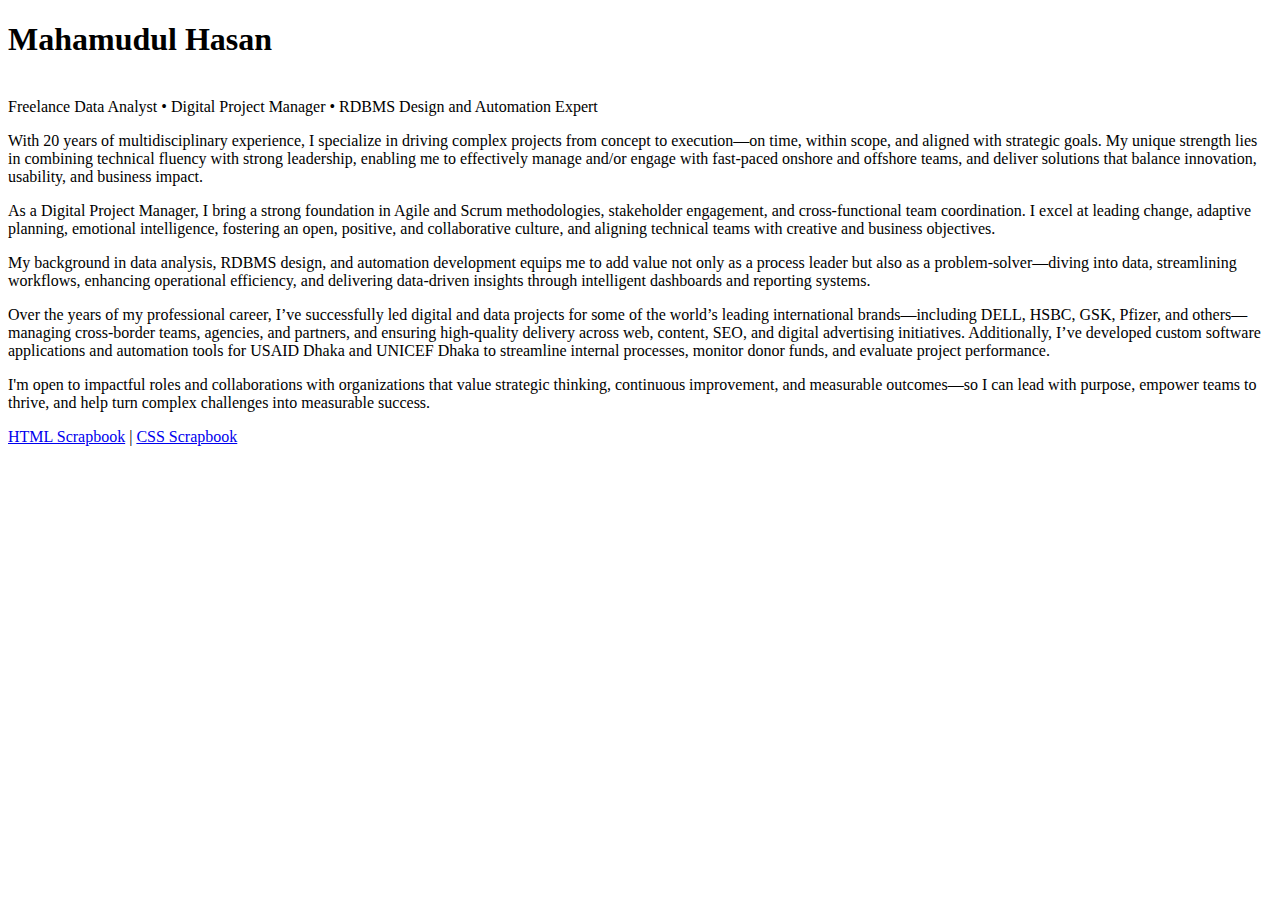
<file: index.html>
<!DOCTYPE html>
<html lang="en">
<head>
    <meta charset="UTF-8">
    <meta name="viewport" content="width=device-width, initial-scale=1.0">
    <title>Hasan's Bio</title>

    <link rel="icon" type="image/x-icon" href="images/htmltags.png">
    <link rel="stylesheet" href="bin/main.css">
</head>

<body>
    <header> 
        <h1>Mahamudul Hasan</h1>
    </header>

    <br>Freelance Data Analyst • Digital Project Manager • RDBMS Design and Automation Expert
    
    <p>
        With 20 years of multidisciplinary experience, I specialize in driving complex projects from concept to execution—on time, within scope, and aligned with strategic goals. My unique strength lies in combining technical fluency with strong leadership, enabling me to effectively manage and/or engage with fast-paced onshore and offshore teams, and deliver solutions that balance innovation, usability, and business impact.
    </p>
    <p>
        As a Digital Project Manager, I bring a strong foundation in Agile and Scrum methodologies, stakeholder engagement, and cross-functional team coordination. I excel at leading change, adaptive planning, emotional intelligence, fostering an open, positive, and collaborative culture, and aligning technical teams with creative and business objectives.
    </p>
    <p>
        My background in data analysis, RDBMS design, and automation development equips me to add value not only as a process leader but also as a problem-solver—diving into data, streamlining workflows, enhancing operational efficiency, and delivering data-driven insights through intelligent dashboards and reporting systems.
    </p>
    <p>
        Over the years of my professional career, I’ve successfully led digital and data projects for some of the world’s leading international brands—including DELL, HSBC, GSK, Pfizer, and others—managing cross-border teams, agencies, and partners, and ensuring high-quality delivery across web, content, SEO, and digital advertising initiatives. Additionally, I’ve developed custom software applications and automation tools for USAID Dhaka and UNICEF Dhaka to streamline internal processes, monitor donor funds, and evaluate project performance.
    </p>
    <p>
        I'm open to impactful roles and collaborations with organizations that value strategic thinking, continuous improvement, and measurable outcomes—so I can lead with purpose, empower teams to thrive, and help turn complex challenges into measurable success.
    </p>

    <div>
        <a href="m1html.html">HTML Scrapbook</a> | <a href="m2style.html">CSS Scrapbook</a>
    </div>


</body>
</html>
</file>
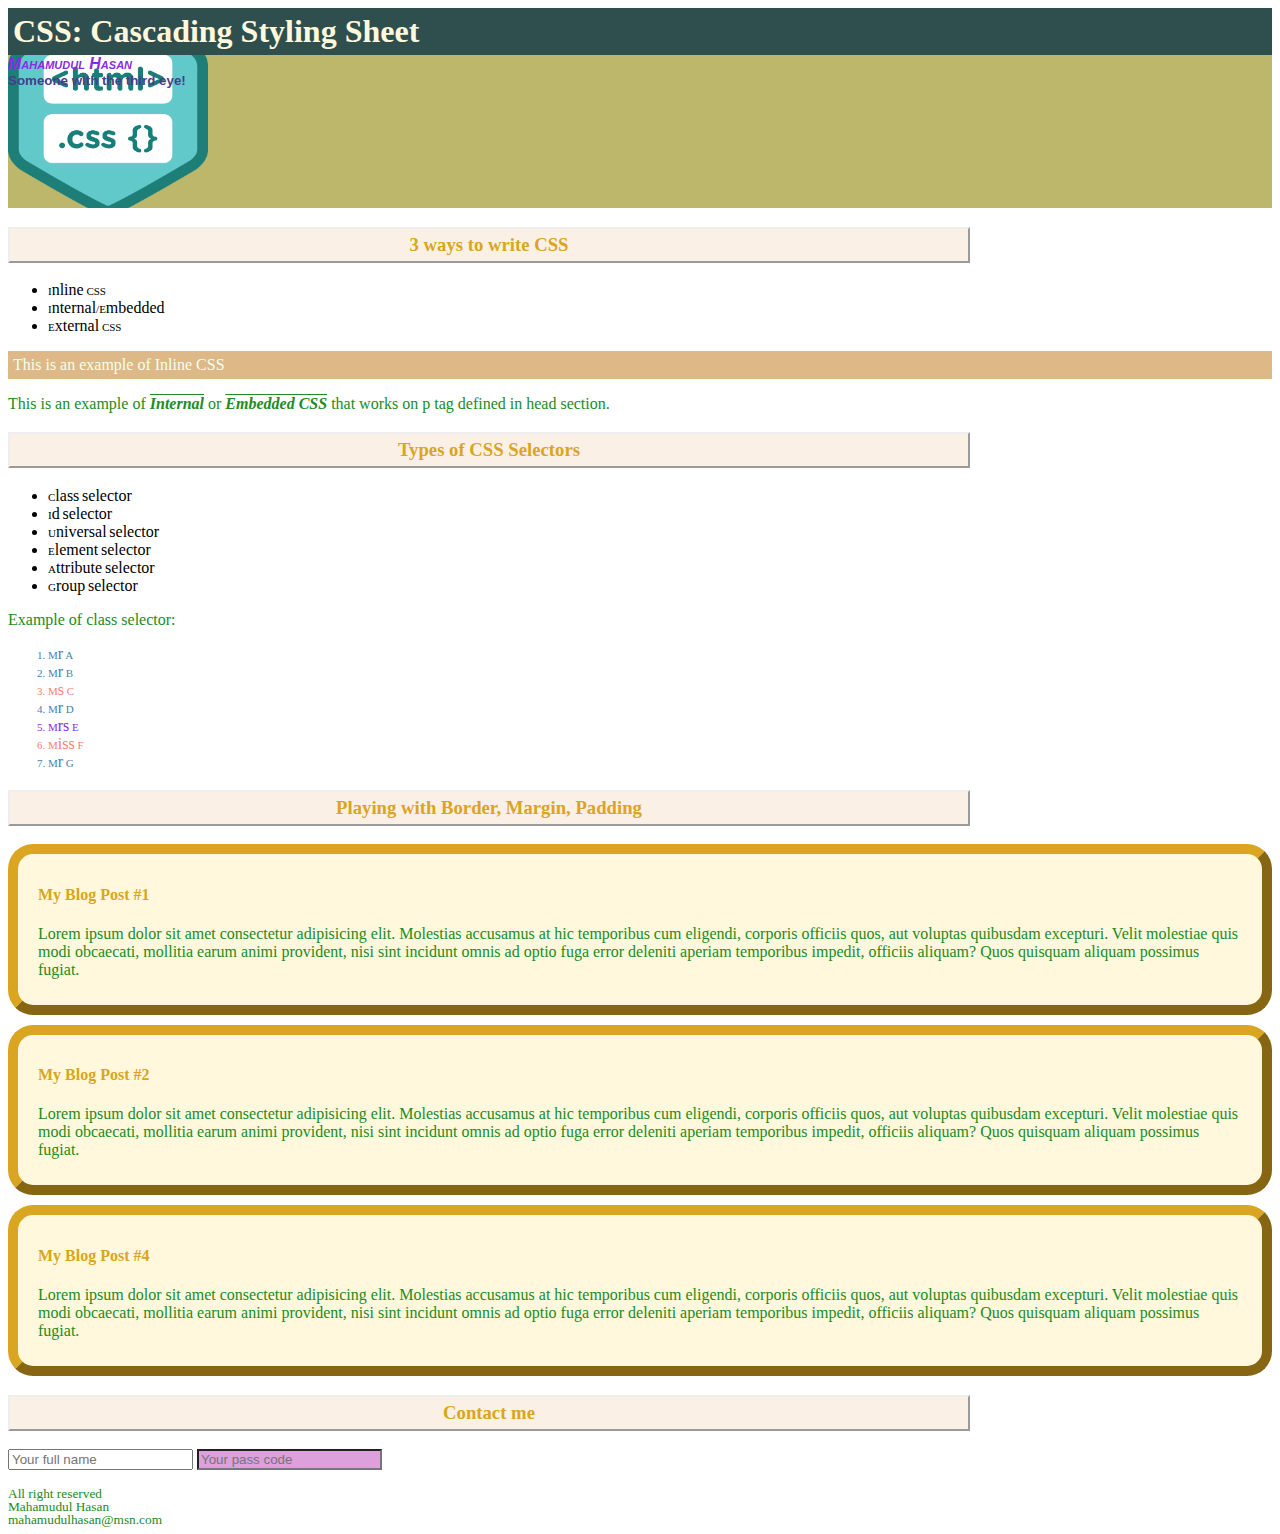
<file: m2-style.html>
<!DOCTYPE html>
<html lang="en">
<head>
    <meta charset="UTF-8">
    <meta name="viewport" content="width=device-width, initial-scale=1.0">
    <title>CSS Practice</title>

    
    <style>
        /* *{
            color:red;
            margin:0;
            padding:0;
        } */

        h1{
            /* elemment selector */
            color:cornsilk;
            padding:5px;
            margin:0px;
            background-color:darkslategray;
        }
        h3{
            /* element selector */
            color:goldenrod;
            border: 2px outset;
            padding: 5px;
            background-color: linen;
            width:75%;
            text-align: center;
        }

        p{
            /* element selector */
            color:forestgreen;
        }

        a, li{
            font-variant-caps:unicase;
            text-decoration: none;
        }

        input[type="password"]{
            color:sienna;
            background-color: plum;
        }

        #author{
            /* id selector */
            color:blueviolet;
            font-family: 'Segoe UI', Tahoma, Geneva, Verdana, sans-serif;
            font-style: italic;
            font-variant: small-caps;
            font-size: medium;
            font-weight: bolder;
            padding: 0px;
            margin: 0px;
        }

        #authtag{
            color:darkslateblue;
            font-family: 'Segoe UI', Tahoma, Geneva, Verdana, sans-serif;
            font-size: smaller;
            font-weight: bold;
            padding: 0px;
            margin: 0px;
            margin-bottom: 40px;  
        }

        .male{
            /* class selector */
            color:steelblue;
        }

        .female{
            /* class selector */
            color:salmon
        }

        .married{
            /* class selector */
            color:blueviolet;
        }

        .term{
            font-weight: bold;
            font-style: italic;
            text-decoration: overline
        }

        .blog{
            color:goldenrod;
            background-color:cornsilk;
            border: 10px outset goldenrod;
            border-radius:25px;
            padding:10px 20px;
            margin:10px 0px;
            /* box-shadow: 20px 20px; */
        }

        .revoke{
            display:none;
            /* visibility: hidden; */
        }

        .header{
            height:200px;
            background-color: darkkhaki;
            background-image: url("images/html-css.png");
            background-size: 200px;
            background-repeat: no-repeat;
            background-position: left;
        }

        .footer{
            margin-top: 10px;
            line-height: 0px;
            font-size: smaller;
        }
        
        /* *{
            color:red;
            margin:0;
            padding:0;
        } */
    </style>
</head>


<body>
    <header class="header">
        <h1>CSS: Cascading Styling Sheet</h1>
        <p id="author">Mahamudul Hasan</p>
        <p id="authtag">Someone with the third eye!</p>
    </header>

    <h3>3 ways to write CSS</h3>
    <ul>
        <li>Inline CSS</li>
        <li>Internal/Embedded</li>
        <li>External CSS</li>
    </ul>

    <p style="background-color: burlywood; color: honeydew; padding: 5px; ">This is an example of Inline CSS</p>

    <p>This is an example of <span class="term">Internal</span> or <span class="term">Embedded CSS</span> that works on p tag defined in head section.</p>

    <h3>Types of CSS Selectors</h3>
        
    <ul>
        <li>Class selector</li>
        <li>Id selector</li>
        <li>Universal selector</li>
        <li>Element selector</li>
        <li>Attribute selector</li>
        <li>Group selector</li>
    </ul>

    <p>Example of class selector:</p>
    <ol>
        <li class="male">Mr A</li>
        <li class="male">Mr B</li>
        <li class="female">Ms C</li>
        <li class="male">Mr D</li>
        <li class="female married">Mrs E</li>
        <li class="female">Miss F</li>
        <li class="male">Mr G</li>
    </ol>

    <h3>Playing with Border, Margin, Padding</h3>

    <div class="blog">
        <h4>My Blog Post #1</h4>
        <p>Lorem ipsum dolor sit amet consectetur adipisicing elit. Molestias accusamus at hic temporibus cum eligendi, corporis officiis quos, aut voluptas quibusdam excepturi. Velit molestiae quis modi obcaecati, mollitia earum animi provident, nisi sint incidunt omnis ad optio fuga error deleniti aperiam temporibus impedit, officiis aliquam? Quos quisquam aliquam possimus fugiat.</p>
    </div>
    <div class="blog">
        <h4>My Blog Post #2</h4>
        <p>Lorem ipsum dolor sit amet consectetur adipisicing elit. Molestias accusamus at hic temporibus cum eligendi, corporis officiis quos, aut voluptas quibusdam excepturi. Velit molestiae quis modi obcaecati, mollitia earum animi provident, nisi sint incidunt omnis ad optio fuga error deleniti aperiam temporibus impedit, officiis aliquam? Quos quisquam aliquam possimus fugiat.</p>
    </div>
    <div class="blog revoke">
        <h4>My Blog Post #3</h4>
        <p>Lorem ipsum dolor sit amet consectetur adipisicing elit. Molestias accusamus at hic temporibus cum eligendi, corporis officiis quos, aut voluptas quibusdam excepturi. Velit molestiae quis modi obcaecati, mollitia earum animi provident, nisi sint incidunt omnis ad optio fuga error deleniti aperiam temporibus impedit, officiis aliquam? Quos quisquam aliquam possimus fugiat.</p>
    </div>
    <div class="blog">
        <h4>My Blog Post #4</h4>
        <p>Lorem ipsum dolor sit amet consectetur adipisicing elit. Molestias accusamus at hic temporibus cum eligendi, corporis officiis quos, aut voluptas quibusdam excepturi. Velit molestiae quis modi obcaecati, mollitia earum animi provident, nisi sint incidunt omnis ad optio fuga error deleniti aperiam temporibus impedit, officiis aliquam? Quos quisquam aliquam possimus fugiat.</p>
    </div>

    <h3>Contact me</h3>

    <div>
        <input type="text" placeholder="Your full name">
        <input type="password" placeholder="Your pass code">

    </div>

    <footer>
        <div class="footer">
            <br>
            <p>All right reserved</p>
            <p>Mahamudul Hasan</p>
            <p>mahamudulhasan@msn.com</p>
        </div>
    </footer>
</body>
</html>
</file>
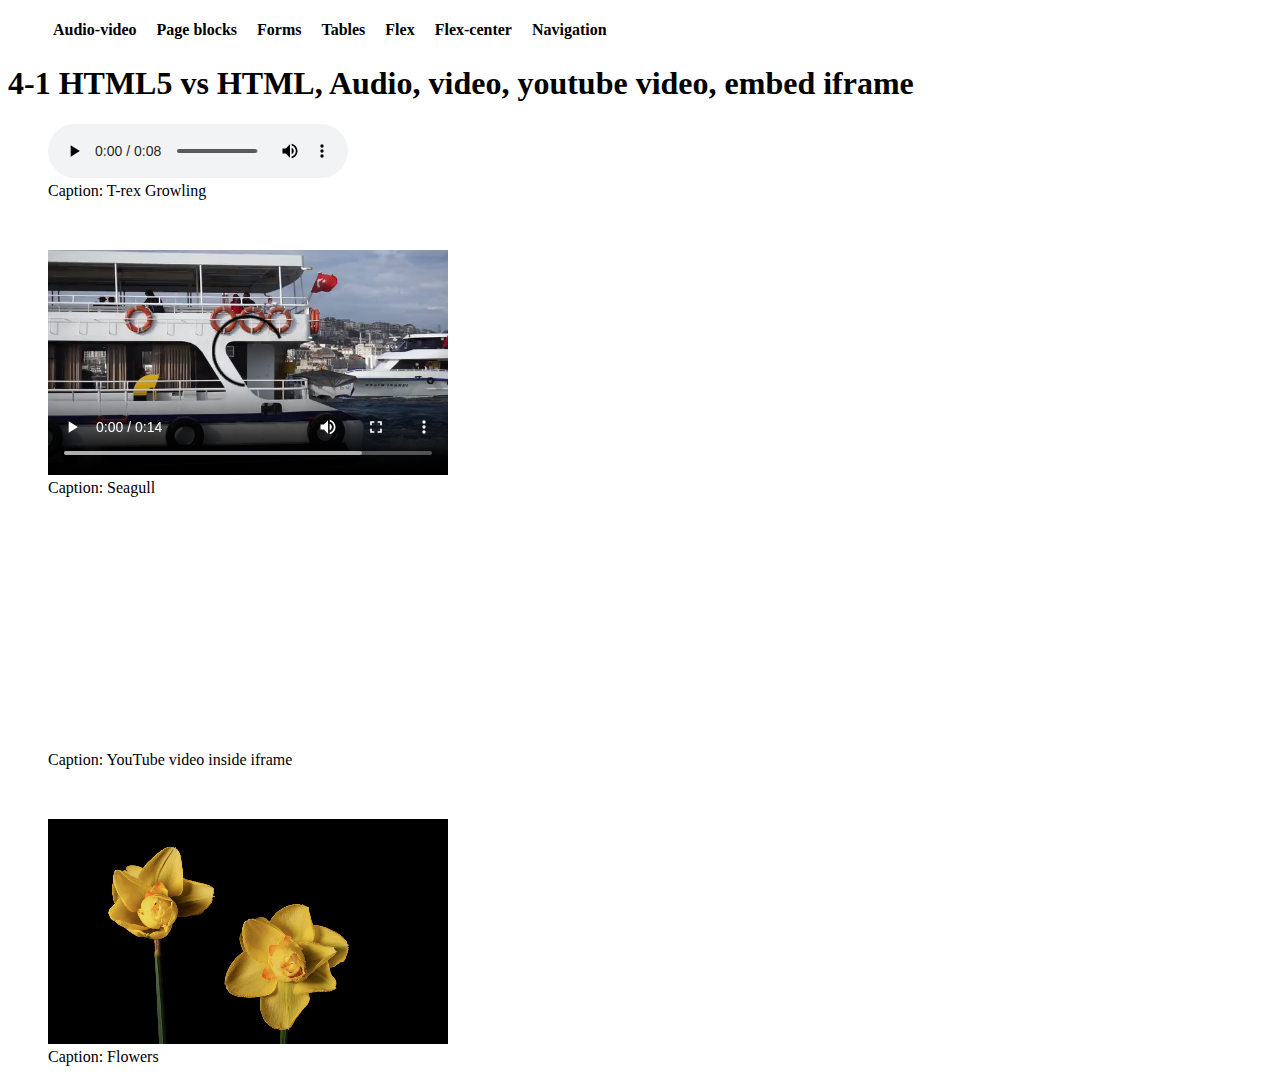
<file: m4a-audvid.html>
<!DOCTYPE html>
<html lang="en">
<head>
    <meta charset="UTF-8">
    <meta name="viewport" content="width=device-width, initial-scale=1.0">
    <title>4-1 HTML5 vs HTML, Audio, video, youtube video, embed iframe" tag</title>

    <link rel="stylesheet" href="bin/m4g-navbar.css">
</head>

<body>
    <header>
        <nav>
            <ul>
                <li><a href="/m4a-audvid.html">Audio-video</a></li>
                <li><a href="/m4b-pgblocks.html">Page blocks</a></li>
                <li><a href="/m4c-form.html">Forms</a></li>
                <li><a href="/m4d-table.html">Tables</a></li>
                <li><a href="/m4e-flex.html">Flex</a></li>
                <li><a href="/m4f-flexcenter.html">Flex-center</a></li>
                <li><a href="/m4g-navbar.html">Navigation</a></li>
            </ul>
        </nav>
    </header>

    <h1>4-1 HTML5 vs HTML, Audio, video, youtube video, embed iframe</h1>
    <figure>
        <audio controls src="/media/t-rex-growl-324746.mp3">
        </audio>
        <Figcaption>Caption: T-rex Growling</Figcaption>
    </figure>
    <br>
    <figure>
        <video controls src="media/34596-402634201_tiny.mp4" width="400"></video>
        <figcaption>Caption: Seagull</figcaption>
    </figure>
    <br>
    <!-- YouTube Video -->
    <figure>
        <!-- <video controls src="https://youtu.be/0TI6ceqKxpQ?si=X-eihJqqTGy2Y1rg"></video> -->
        <iframe width="400" height="200" src="https://www.youtube.com/embed/V3ABL8iOS6I?si=JvUFbCsbcf3-bzKw" title="YouTube video player" frameborder="0" allow="accelerometer; autoplay; clipboard-write; encrypted-media; gyroscope; picture-in-picture; web-share" referrerpolicy="strict-origin-when-cross-origin" allowfullscreen></iframe>
        <figcaption>Caption: YouTube video inside iframe</figcaption>
    </figure>
    <br>
    <!-- Using <Source> tag -->

    <figure>
        <video width="400px">
            <source src="media/273883_small.mp4" type="video/mp4">
            Your browser doesn't support playing videos. <a href="/media/273883_small.mp4">Download</a> the file instead.
        </video>
        <figcaption>Caption: Flowers</figcaption>
    </figure>
</body>
</html>
</file>
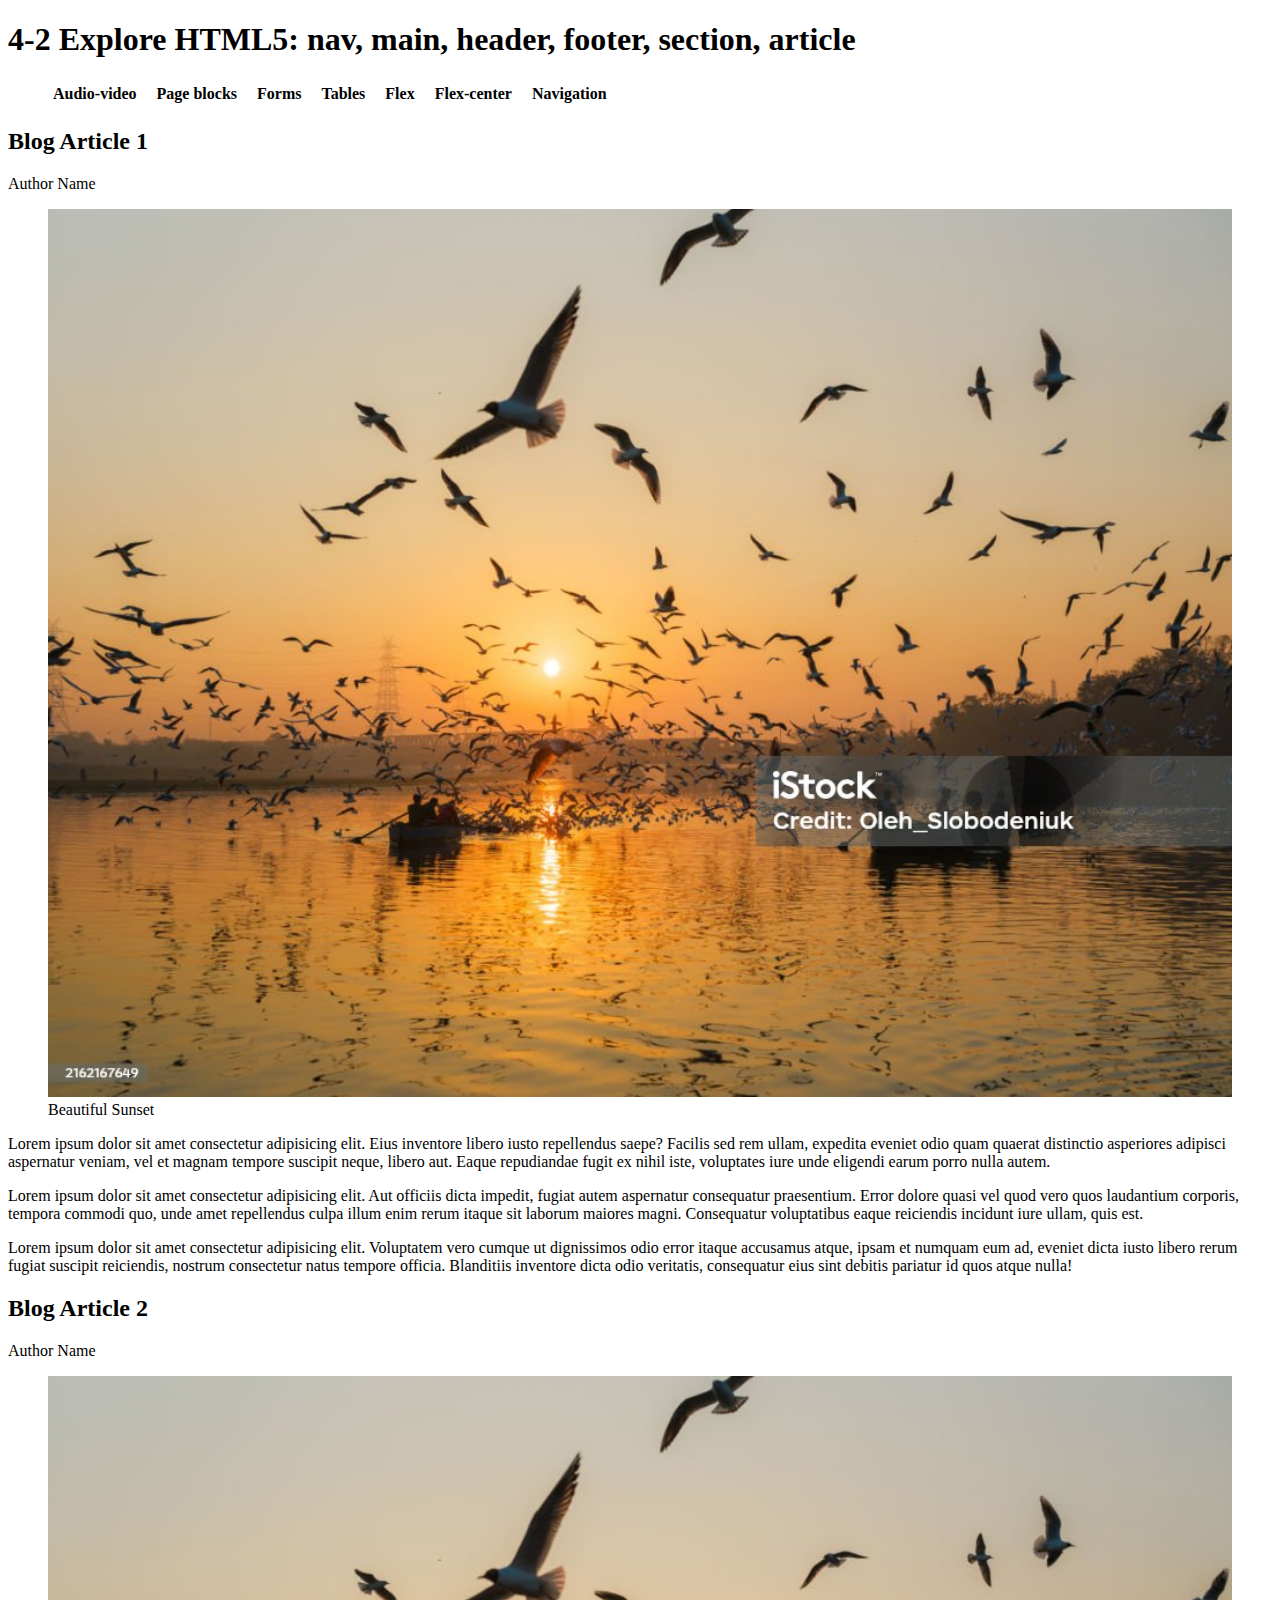
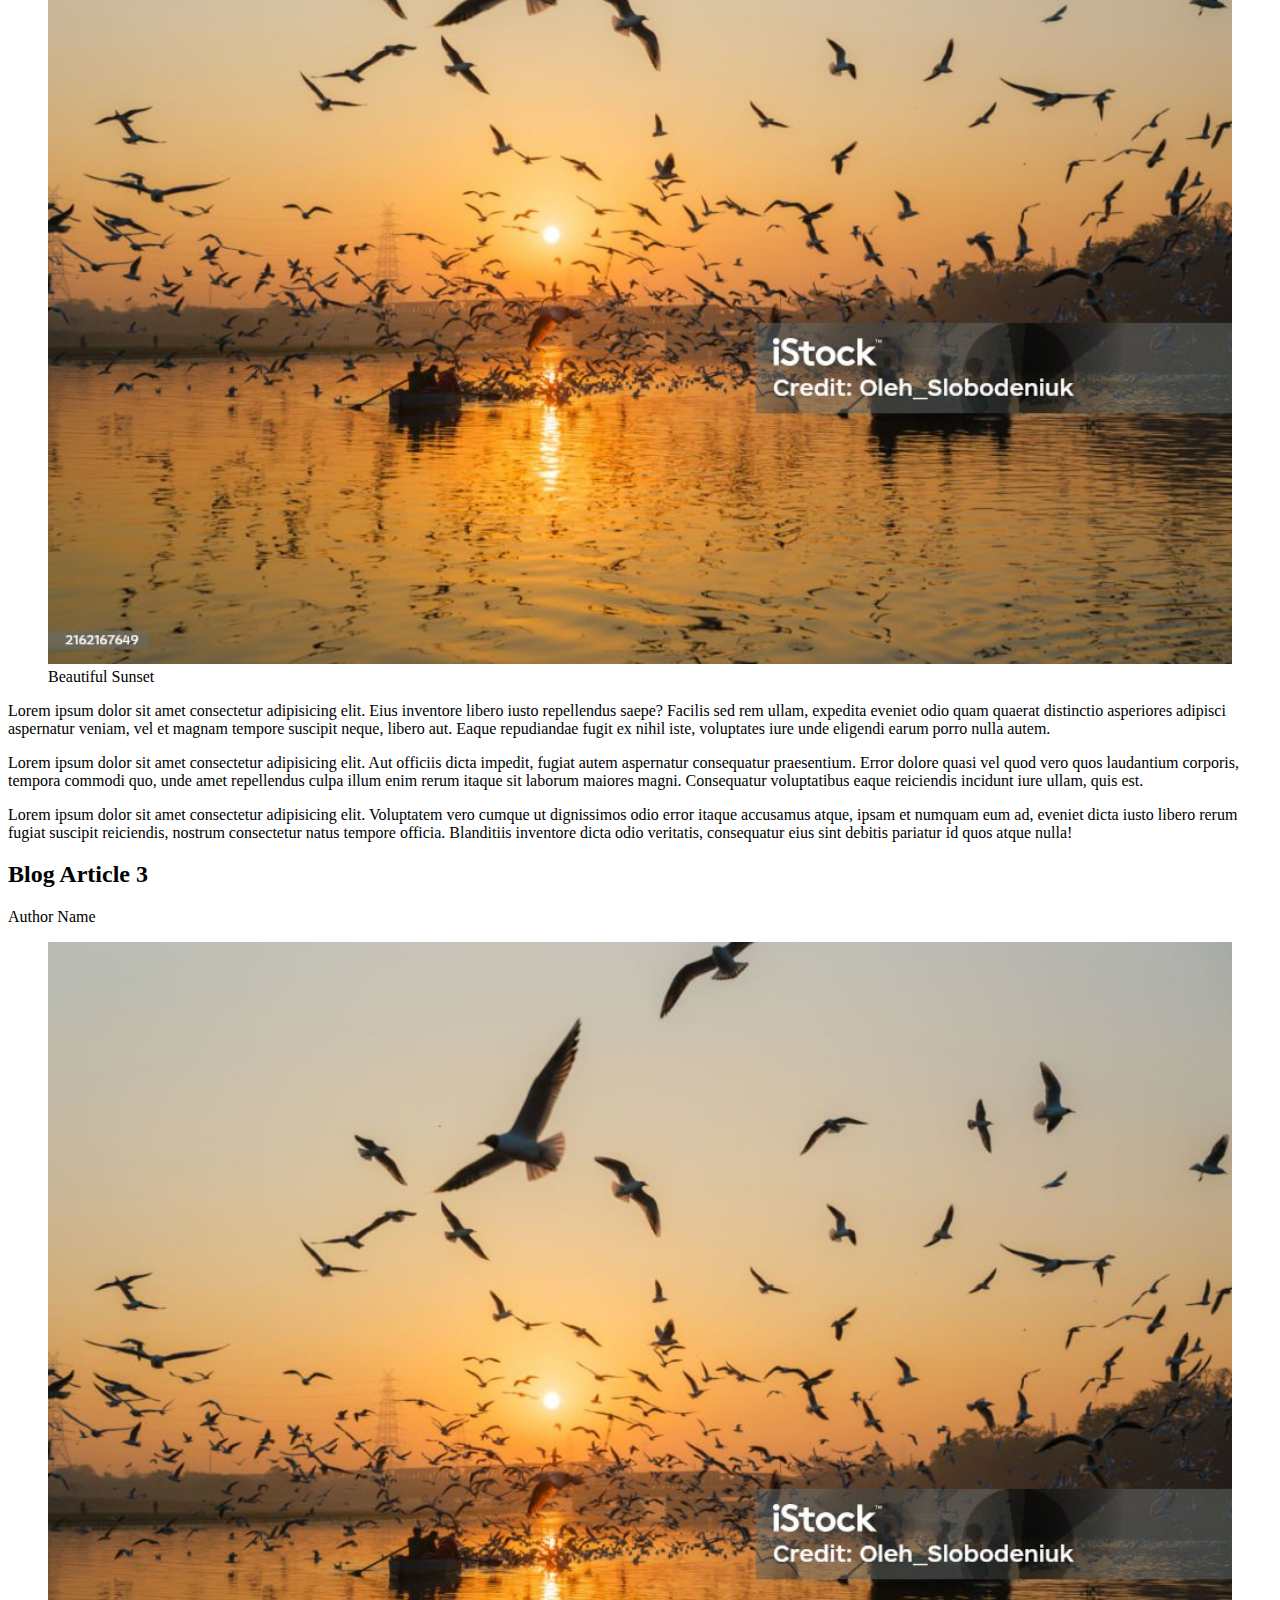
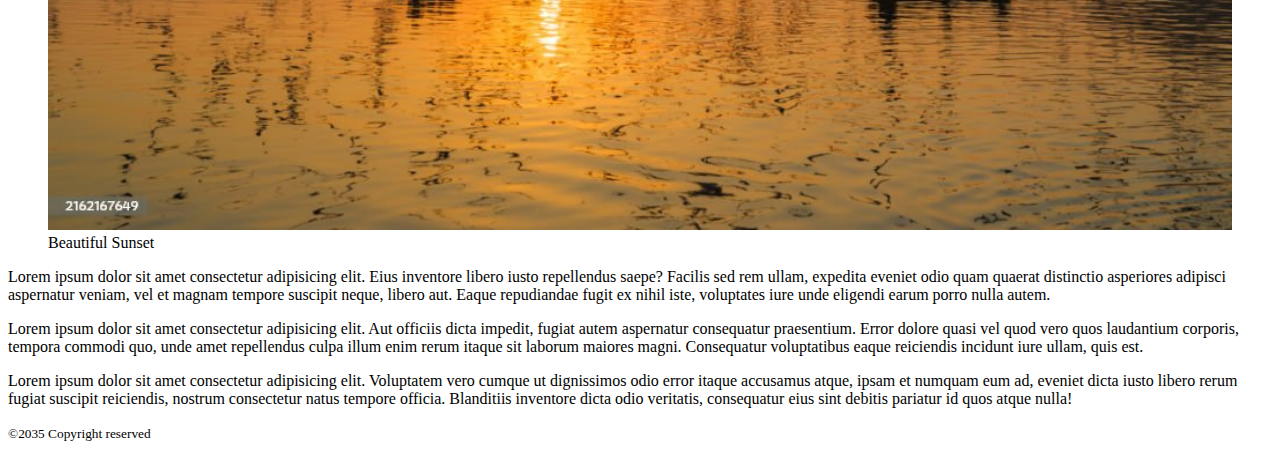
<file: m4b-pgblocks.html>
<!DOCTYPE html>
<html lang="en">
<head>
    <meta charset="UTF-8">
    <meta name="viewport" content="width=device-width, initial-scale=1.0">
    <title>4-2 Explore HTML5: nav, main, header, footer, section, article</title>
    
    <link rel="stylesheet" href="bin/m3b-pgblocks.css">
    <link rel="stylesheet" href="bin/m4g-navbar.css">
</head>

<body>
    <h1>4-2 Explore HTML5: nav, main, header, footer, section, article</h1>
    <header>
        <nav>
            <ul>
                <li><a href="/m4a-audvid.html">Audio-video</a></li>
                <li><a href="/m4b-pgblocks.html">Page blocks</a></li>
                <li><a href="/m4c-form.html">Forms</a></li>
                <li><a href="/m4d-table.html">Tables</a></li>
                <li><a href="/m4e-flex.html">Flex</a></li>
                <li><a href="/m4f-flexcenter.html">Flex-center</a></li>
                <li><a href="/m4g-navbar.html">Navigation</a></li>
            </ul>
        </nav>
    </header>

    <main>
        <!-- <section>
            <h2>section 1</h2>
        </section>
        <section>
            <h2>section 2</h2>
        </section>
        <section>
            <h2>section 3</h2>
        </section> -->

        <article>
            <header>
                <h2>Blog Article 1</h2>
                <P>Author Name</P>
            </header>            
            <figure>
                <img src="/images/istockphoto-2162167649-1024x1024.jpg" width="100%" alt="Kebab and Naan">
                <figcaption>Beautiful Sunset</figcaption>
            </figure>
                
            <section>
                <p>Lorem ipsum dolor sit amet consectetur adipisicing elit. Eius inventore libero iusto repellendus saepe? Facilis sed rem ullam, expedita eveniet odio quam quaerat distinctio asperiores adipisci aspernatur veniam, vel et magnam tempore suscipit neque, libero aut. Eaque repudiandae fugit ex nihil iste, voluptates iure unde eligendi earum porro nulla autem.</p>
            </section>
            
            <section>
                <p>Lorem ipsum dolor sit amet consectetur adipisicing elit. Aut officiis dicta impedit, fugiat autem aspernatur consequatur praesentium. Error dolore quasi vel quod vero quos laudantium corporis, tempora commodi quo, unde amet repellendus culpa illum enim rerum itaque sit laborum maiores magni. Consequatur voluptatibus eaque reiciendis incidunt iure ullam, quis est.</p>
            </section>

            <section>
                <p>Lorem ipsum dolor sit amet consectetur adipisicing elit. Voluptatem vero cumque ut dignissimos odio error itaque accusamus atque, ipsam et numquam eum ad, eveniet dicta iusto libero rerum fugiat suscipit reiciendis, nostrum consectetur natus tempore officia. Blanditiis inventore dicta odio veritatis, consequatur eius sint debitis pariatur id quos atque nulla!</p>
            </section>
        </article>

        <article>
            <header>
                <h2>Blog Article 2</h2>
                <P>Author Name</P>
            </header>            
            <figure>
                <img src="/images/istockphoto-2162167649-1024x1024.jpg" width="100%" alt="Kebab and Naan">
                <figcaption>Beautiful Sunset</figcaption>
            </figure>
                
            <section>
                <p>Lorem ipsum dolor sit amet consectetur adipisicing elit. Eius inventore libero iusto repellendus saepe? Facilis sed rem ullam, expedita eveniet odio quam quaerat distinctio asperiores adipisci aspernatur veniam, vel et magnam tempore suscipit neque, libero aut. Eaque repudiandae fugit ex nihil iste, voluptates iure unde eligendi earum porro nulla autem.</p>
            </section>
            
            <section>
                <p>Lorem ipsum dolor sit amet consectetur adipisicing elit. Aut officiis dicta impedit, fugiat autem aspernatur consequatur praesentium. Error dolore quasi vel quod vero quos laudantium corporis, tempora commodi quo, unde amet repellendus culpa illum enim rerum itaque sit laborum maiores magni. Consequatur voluptatibus eaque reiciendis incidunt iure ullam, quis est.</p>
            </section>

            <section>
                <p>Lorem ipsum dolor sit amet consectetur adipisicing elit. Voluptatem vero cumque ut dignissimos odio error itaque accusamus atque, ipsam et numquam eum ad, eveniet dicta iusto libero rerum fugiat suscipit reiciendis, nostrum consectetur natus tempore officia. Blanditiis inventore dicta odio veritatis, consequatur eius sint debitis pariatur id quos atque nulla!</p>
            </section>
        </article>
        
        <article>
            <header>
                <h2>Blog Article 3</h2>
                <P>Author Name</P>
            </header>            
            <figure>
                <img src="/images/istockphoto-2162167649-1024x1024.jpg" width="100%" alt="Kebab and Naan">
                <figcaption>Beautiful Sunset</figcaption>
            </figure>
                
            <section>
                <p>Lorem ipsum dolor sit amet consectetur adipisicing elit. Eius inventore libero iusto repellendus saepe? Facilis sed rem ullam, expedita eveniet odio quam quaerat distinctio asperiores adipisci aspernatur veniam, vel et magnam tempore suscipit neque, libero aut. Eaque repudiandae fugit ex nihil iste, voluptates iure unde eligendi earum porro nulla autem.</p>
            </section>
            
            <section>
                <p>Lorem ipsum dolor sit amet consectetur adipisicing elit. Aut officiis dicta impedit, fugiat autem aspernatur consequatur praesentium. Error dolore quasi vel quod vero quos laudantium corporis, tempora commodi quo, unde amet repellendus culpa illum enim rerum itaque sit laborum maiores magni. Consequatur voluptatibus eaque reiciendis incidunt iure ullam, quis est.</p>
            </section>

            <section>
                <p>Lorem ipsum dolor sit amet consectetur adipisicing elit. Voluptatem vero cumque ut dignissimos odio error itaque accusamus atque, ipsam et numquam eum ad, eveniet dicta iusto libero rerum fugiat suscipit reiciendis, nostrum consectetur natus tempore officia. Blanditiis inventore dicta odio veritatis, consequatur eius sint debitis pariatur id quos atque nulla!</p>
            </section>
        </article>

    </main>

    <footer>
        <p>
            <small>&copy;2035 Copyright reserved</small>
        </p>
    </footer>
</body>
</html>
</file>
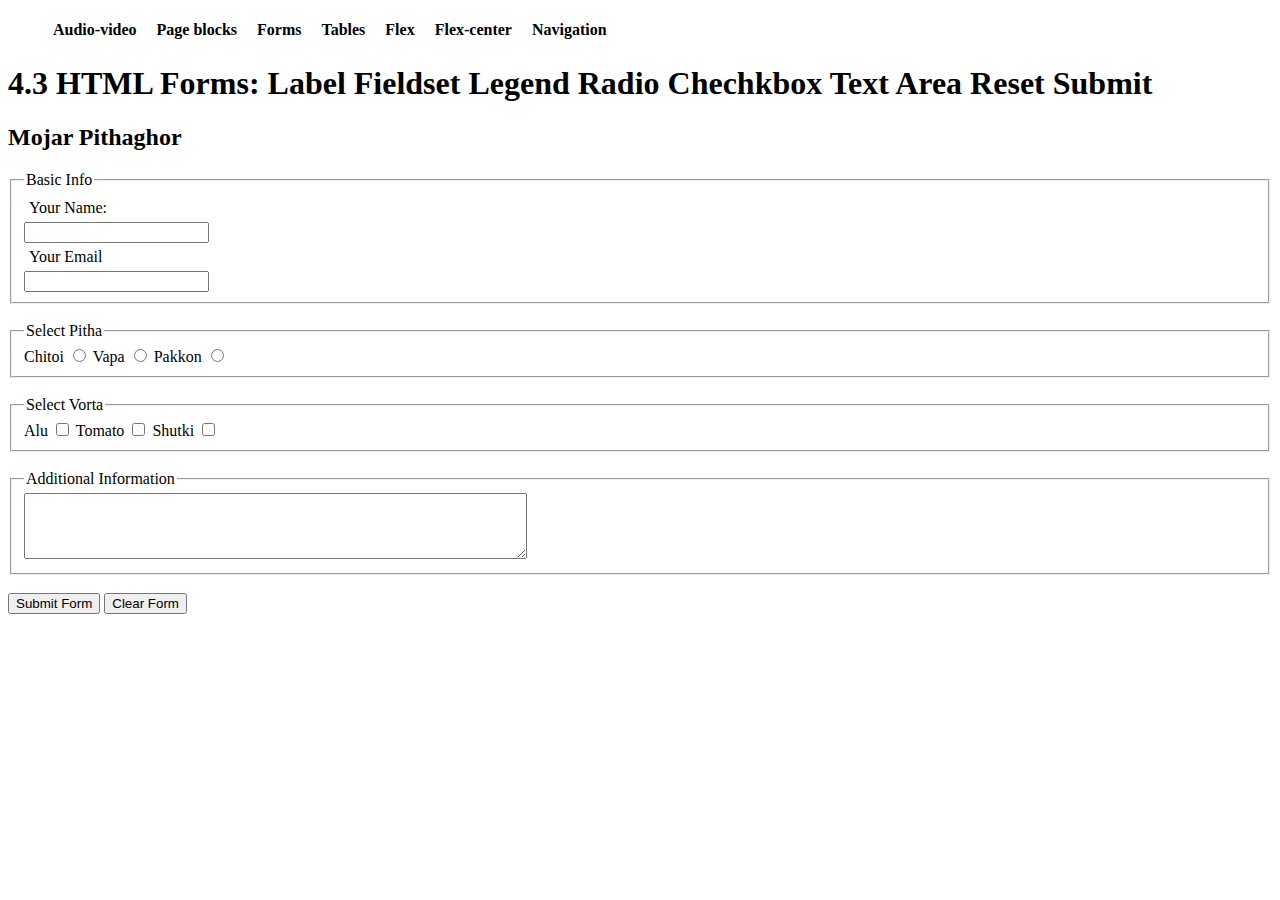
<file: m4c-form.html>
<!DOCTYPE html>
<html lang="en">
<head>
    <meta charset="UTF-8">
    <meta name="viewport" content="width=device-width, initial-scale=1.0">
    <title>4.3 HTML Forms: Label Fieldset Legend Radio Chechkbox Text Area Reset Submit</title>

    <style>
        form .basic-info label{
            display: block;
            margin: 5px;
        }
    </style>

    <link rel="stylesheet" href="bin/m4g-navbar.css">
</head>

<body>
    <header>
        <nav>
            <ul>
                <li><a href="/m4a-audvid.html">Audio-video</a></li>
                <li><a href="/m4b-pgblocks.html">Page blocks</a></li>
                <li><a href="/m4c-form.html">Forms</a></li>
                <li><a href="/m4d-table.html">Tables</a></li>
                <li><a href="/m4e-flex.html">Flex</a></li>
                <li><a href="/m4f-flexcenter.html">Flex-center</a></li>
                <li><a href="/m4g-navbar.html">Navigation</a></li>
            </ul>
        </nav>
    
        <h1>4.3 HTML Forms: Label Fieldset Legend Radio Chechkbox Text Area Reset Submit</h1>
    </header>

    <main>
        <section>
            <h2>Mojar Pithaghor</h2>

            <form>
                <fieldset class="basic-info">
                    <legend>Basic Info</legend>
                    <label for="name"> Your Name:</label>
                    <input type="text" name="" id="name">

                    <label for="email">Your Email</label>
                    <input type="email" name="" id="email">

                    <!-- <label for="phone">
                        Phone: <input type="phone" name="" id="phone">
                    </label> -->
                </fieldset>

                <br>
                <fieldset>
                    <legend>Select Pitha</legend>

                    <label for="chitoi">Chitoi</label>
                    <input type="radio" name="pitha" id="chitoi">

                    <label for="vapa">Vapa</label>
                    <input type="radio" name="pitha" id="vapa">

                    <label for="pakkon">Pakkon</label>
                    <input type="radio" name="pitha" id="pakkon">
                </fieldset>

                <br>
                <fieldset>
                    <legend>Select Vorta</legend>

                    <label for="alu">Alu</label>
                    <input type="checkbox" name="vorta" id="alu">

                    <label for="tomato">Tomato</label>
                    <input type="checkbox" name="vorta" id="tomato">

                    <label for="shutki">Shutki</label>
                    <input type="checkbox" name="vorta" id="shutki">
                </fieldset>

                <br>
                <fieldset>
                    <legend>Additional Information</legend>
                    <textarea cols="60" rows="4" id=""></textarea>
                </fieldset>
 
                <br>
                <input type="submit" name="" id="" value="Submit Form">
                <input type="reset" value="Clear Form">

            </form>
        </section>
    </main>

    <footer>

    </footer>
</body>
</html>
</file>
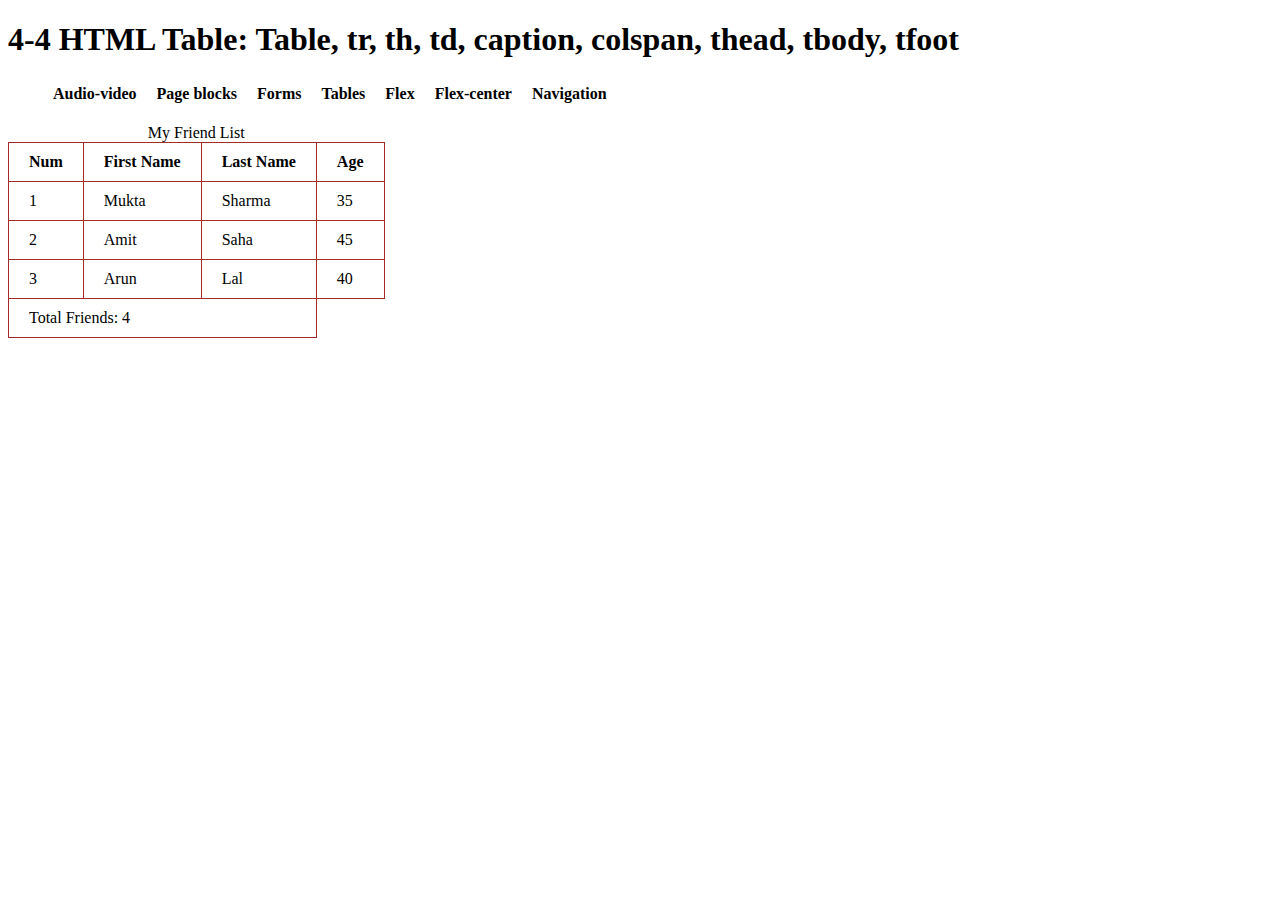
<file: m4d-table.html>
<!DOCTYPE html>
<html lang="en">
<head>
    <meta charset="UTF-8">
    <meta name="viewport" content="width=device-width, initial-scale=1.0">
    <title>4-4 HTML Table: Table, tr, th, td, caption, colspan, thead, tbody, tfoot</title>

    <style>
        table{
            border-collapse: collapse;
        }
        th, td{
            border: 1px solid brown;
            padding: 10px 20px;
        }
    </style>

    <link rel="stylesheet" href="bin/m4g-navbar.css">
</head>


<body>
    <h1>4-4 HTML Table: Table, tr, th, td, caption, colspan, thead, tbody, tfoot</h1>
    
    <main>
        <header>
            <nav>
                <ul>
                    <li><a href="/m4a-audvid.html">Audio-video</a></li>
                    <li><a href="/m4b-pgblocks.html">Page blocks</a></li>
                    <li><a href="/m4c-form.html">Forms</a></li>
                    <li><a href="/m4d-table.html">Tables</a></li>
                    <li><a href="/m4e-flex.html">Flex</a></li>
                    <li><a href="/m4f-flexcenter.html">Flex-center</a></li>
                    <li><a href="/m4g-navbar.html">Navigation</a></li>
                </ul>
            </nav>
        </header>

        <table>
            <Caption>My Friend List</Caption>
            <thead>
                <tr>
                    <th>Num</th>
                    <th>First Name</th>
                    <th>Last Name</th>
                    <th>Age</th>
                </tr>
            </thead>
            <tbody>
                <tr>
                    <td>1</td>
                    <td>Mukta</td>
                    <td>Sharma</td>
                    <td>35</td>
                </tr>
                <tr>
                    <td>2</td>
                    <td>Amit</td>
                    <td>Saha</td>
                    <td>45</td>
                </tr>
                <tr>
                    <td>3</td>
                    <td>Arun</td>
                    <td>Lal</td>
                    <td>40</td>
                </tr>
            </tbody>
            <tfoot>
                <td colspan="3">Total Friends: 4</td>
            </tfoot>
        </table>
    </main>
</body>
</html>
</file>
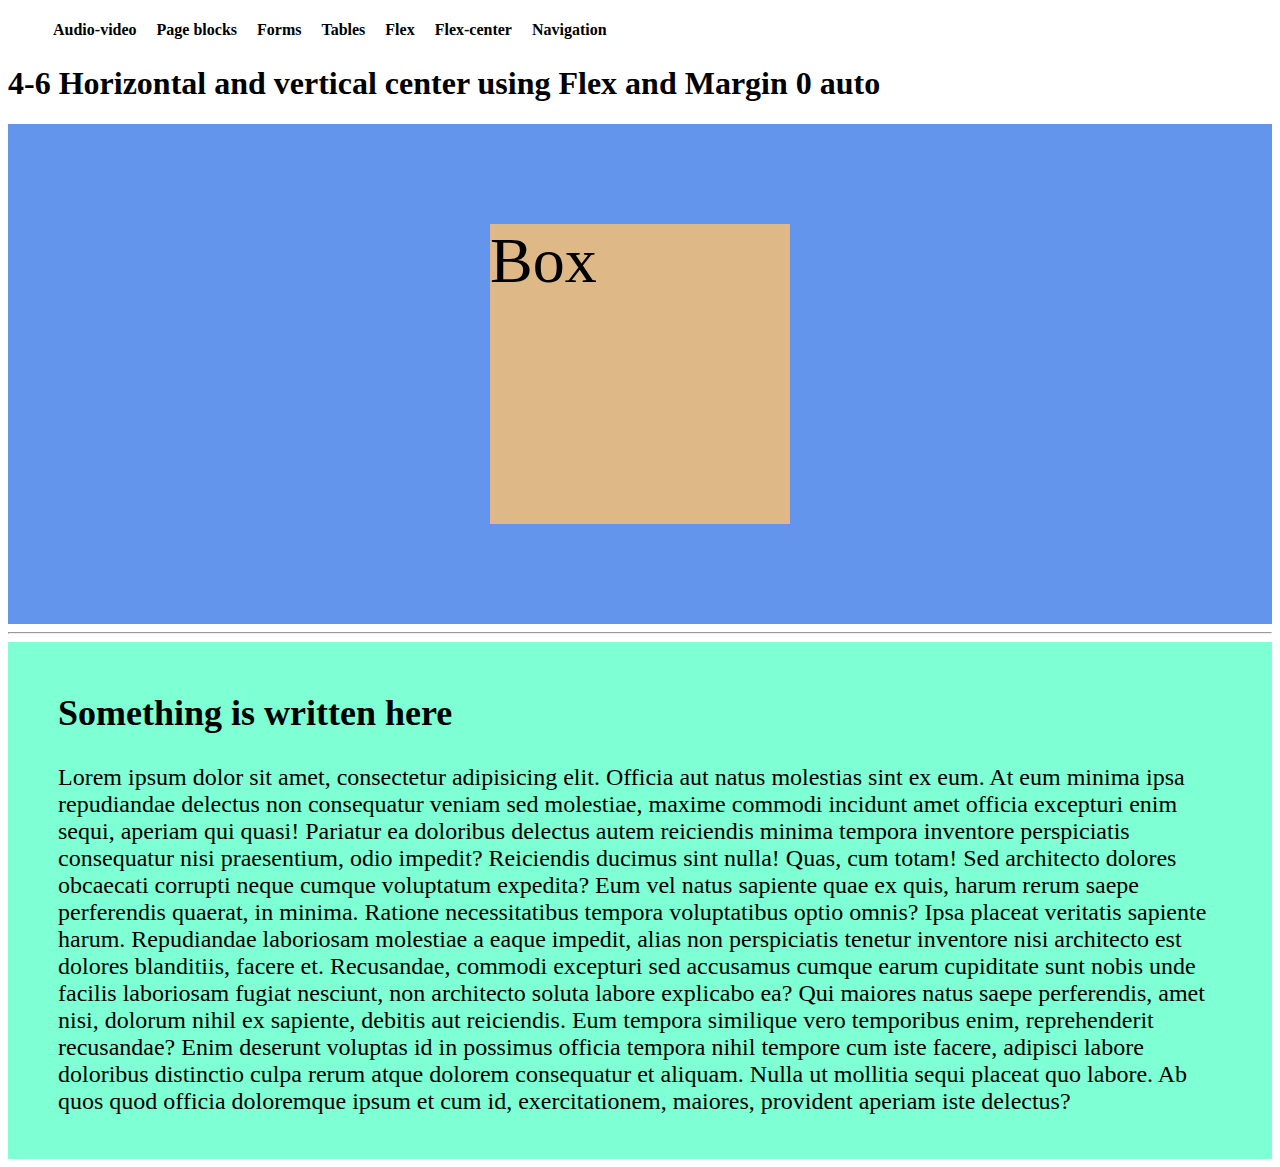
<file: m4f-flexcenter.html>
<!DOCTYPE html>
<html lang="en">
<head>
    <meta charset="UTF-8">
    <meta name="viewport" content="width=device-width, initial-scale=1.0">
    <title>4-6 Horizontal and vertical center using Flex and Margin 0 auto</title>

    <style>
        .container{
            display: flex;
            background-color:cornflowerblue;
            height: 500px;
            align-items: center;
            justify-content: center;
        }
        .box{
            background-color: burlywood;
            font-size: 4em;
            height: 300px;
            width: 300px;
        }

        .container2{
            background-color:bisque
        }
        .content{
            background-color:aquamarine;
            font-size: 1.5em;
            max-width: 1200px;
            margin: 0 auto;
            padding:20px 50px;
        }
    </style>

    <link rel="stylesheet" href="bin/m4g-navbar.css">
</head>


<body>
    <header>
        <nav>
            <ul>
                <li><a href="/m4a-audvid.html">Audio-video</a></li>
                <li><a href="/m4b-pgblocks.html">Page blocks</a></li>
                <li><a href="/m4c-form.html">Forms</a></li>
                <li><a href="/m4d-table.html">Tables</a></li>
                <li><a href="/m4e-flex.html">Flex</a></li>
                <li><a href="/m4f-flexcenter.html">Flex-center</a></li>
                <li><a href="/m4g-navbar.html">Navigation</a></li>
            </ul>
        </nav>
    </header>

    <h1>4-6 Horizontal and vertical center using Flex and Margin 0 auto</h1>

    <div class="container">
        <div class="box">
            Box
        </div>
    </div>
    
    <hr>

    <div class="container2">
        <div class="content">
            <h2>Something is written here</h2>
            <p>Lorem ipsum dolor sit amet, consectetur adipisicing elit. Officia aut natus molestias sint ex eum. At eum minima ipsa repudiandae delectus non consequatur veniam sed molestiae, maxime commodi incidunt amet officia excepturi enim sequi, aperiam qui quasi! Pariatur ea doloribus delectus autem reiciendis minima tempora inventore perspiciatis consequatur nisi praesentium, odio impedit? Reiciendis ducimus sint nulla! Quas, cum totam! Sed architecto dolores obcaecati corrupti neque cumque voluptatum expedita? Eum vel natus sapiente quae ex quis, harum rerum saepe perferendis quaerat, in minima. Ratione necessitatibus tempora voluptatibus optio omnis? Ipsa placeat veritatis sapiente harum. Repudiandae laboriosam molestiae a eaque impedit, alias non perspiciatis tenetur inventore nisi architecto est dolores blanditiis, facere et. Recusandae, commodi excepturi sed accusamus cumque earum cupiditate sunt nobis unde facilis laboriosam fugiat nesciunt, non architecto soluta labore explicabo ea? Qui maiores natus saepe perferendis, amet nisi, dolorum nihil ex sapiente, debitis aut reiciendis. Eum tempora similique vero temporibus enim, reprehenderit recusandae? Enim deserunt voluptas id in possimus officia tempora nihil tempore cum iste facere, adipisci labore doloribus distinctio culpa rerum atque dolorem consequatur et aliquam. Nulla ut mollitia sequi placeat quo labore. Ab quos quod officia doloremque ipsum et cum id, exercitationem, maiores, provident aperiam iste delectus?</p>
        </div>
    </div>
</body>
</html>
</file>
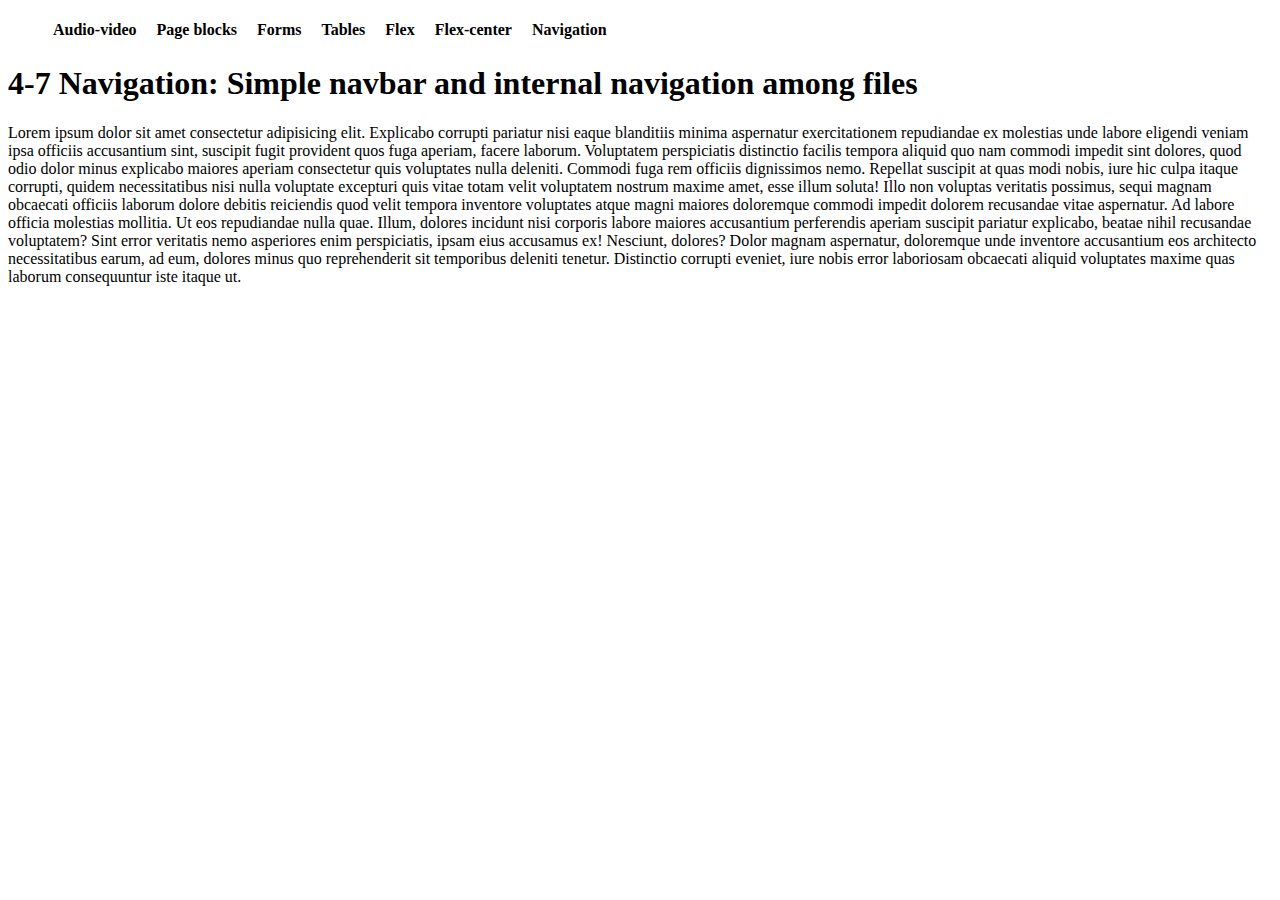
<file: m4g-navbar.html>
<!DOCTYPE html>
<html lang="en">
<head>
    <meta charset="UTF-8">
    <meta name="viewport" content="width=device-width, initial-scale=1.0">
    <title>4-7 Navigation: Simple navbar and internal navigation among files</title>

    <link rel="stylesheet" href="/bin/m4g-navbar.css">
</head>

<body>
    <header>
        <nav>
            <ul>
                <li><a href="/m4a-audvid.html">Audio-video</a></li>
                <li><a href="/m4b-pgblocks.html">Page blocks</a></li>
                <li><a href="/m4c-form.html">Forms</a></li>
                <li><a href="/m4d-table.html">Tables</a></li>
                <li><a href="/m4e-flex.html">Flex</a></li>
                <li><a href="/m4f-flexcenter.html">Flex-center</a></li>
                <li><a href="/m4g-navbar.html">Navigation</a></li>
            </ul>
        </nav>
    </header>

    <main>
        <h1>4-7 Navigation: Simple navbar and internal navigation among files</h1>
        <p>Lorem ipsum dolor sit amet consectetur adipisicing elit. Explicabo corrupti pariatur nisi eaque blanditiis minima aspernatur exercitationem repudiandae ex molestias unde labore eligendi veniam ipsa officiis accusantium sint, suscipit fugit provident quos fuga aperiam, facere laborum. Voluptatem perspiciatis distinctio facilis tempora aliquid quo nam commodi impedit sint dolores, quod odio dolor minus explicabo maiores aperiam consectetur quis voluptates nulla deleniti. Commodi fuga rem officiis dignissimos nemo. Repellat suscipit at quas modi nobis, iure hic culpa itaque corrupti, quidem necessitatibus nisi nulla voluptate excepturi quis vitae totam velit voluptatem nostrum maxime amet, esse illum soluta! Illo non voluptas veritatis possimus, sequi magnam obcaecati officiis laborum dolore debitis reiciendis quod velit tempora inventore voluptates atque magni maiores doloremque commodi impedit dolorem recusandae vitae aspernatur. Ad labore officia molestias mollitia. Ut eos repudiandae nulla quae. Illum, dolores incidunt nisi corporis labore maiores accusantium perferendis aperiam suscipit pariatur explicabo, beatae nihil recusandae voluptatem? Sint error veritatis nemo asperiores enim perspiciatis, ipsam eius accusamus ex! Nesciunt, dolores? Dolor magnam aspernatur, doloremque unde inventore accusantium eos architecto necessitatibus earum, ad eum, dolores minus quo reprehenderit sit temporibus deleniti tenetur. Distinctio corrupti eveniet, iure nobis error laboriosam obcaecati aliquid voluptates maxime quas laborum consequuntur iste itaque ut.</p>
    </main>

    <footer>

    </footer>
</body>
</html>
</file>
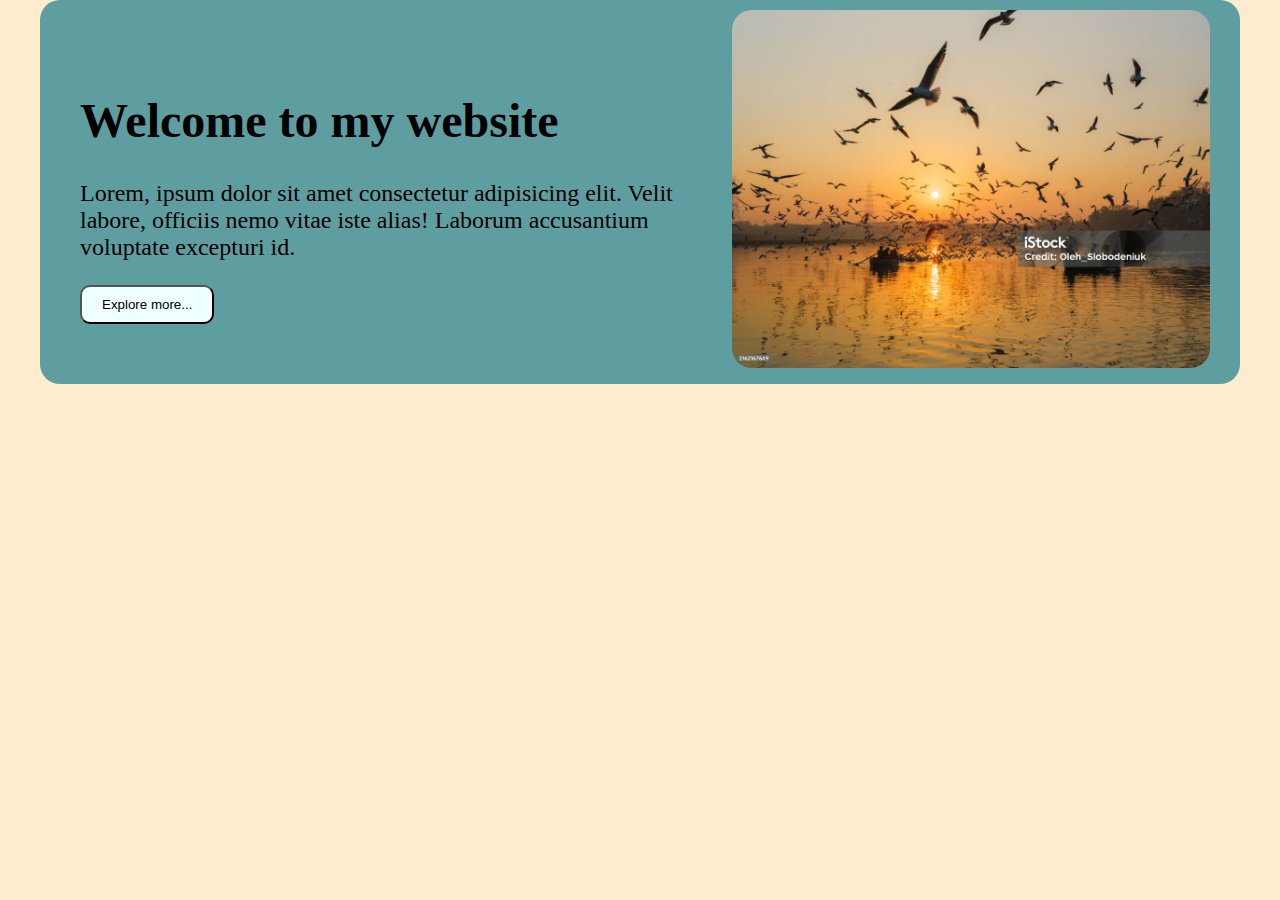
<file: m4h-hero.html>
<!DOCTYPE html>
<html lang="en">
<head>
    <meta charset="UTF-8">
    <meta name="viewport" content="width=device-width, initial-scale=1.0">
    <title>4-8 Hero: Create a Simple Banner with flexbox</title>

    <link rel="stylesheet" href="bin/m4h-hero.css">
</head>

<body>
    <header>

    </header>

    <main>
        <section class="hero-container">
            <div>
                <h1>Welcome to my website</h1>
                <p>Lorem, ipsum dolor sit amet consectetur adipisicing elit. Velit labore, officiis nemo vitae iste alias! Laborum accusantium voluptate excepturi id.</p>
                <button>Explore more...</button>
            </div>
            <div>
                <img src="images/istockphoto-2162167649-1024x1024.jpg" alt="Web Development">
            </div>

            <div>
                
            </div>
        </section>
    </main>
    
</body>
</html>
</file>
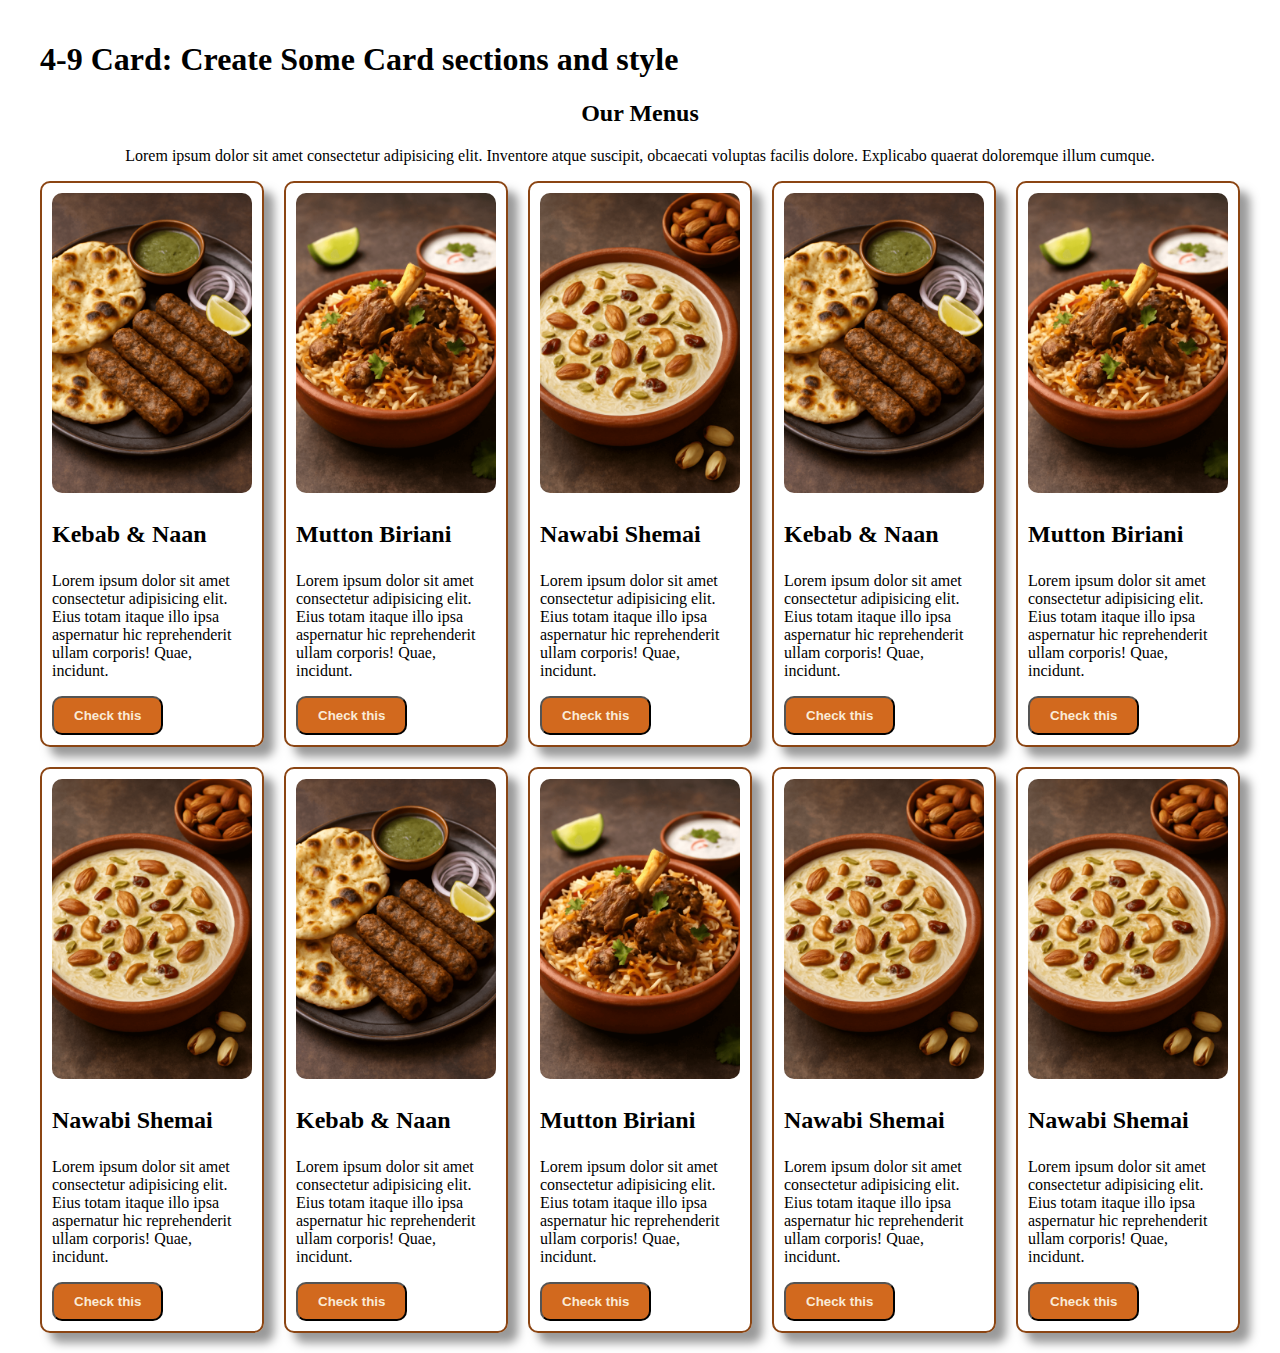
<file: m4i-cards.html>
<!DOCTYPE html>
<html lang="en">
<head>
    <meta charset="UTF-8">
    <meta name="viewport" content="width=device-width, initial-scale=1.0">
    <title>4-9 Card: Create Some Card sections and style</title>

    <link rel="stylesheet" href="bin/m4i-cards.css">
</head>

<body>
    <main>
        <h1>4-9 Card: Create Some Card sections and style</h1>
        <section class="card-section">
            <h2>Our Menus</h2>
            <p>Lorem ipsum dolor sit amet consectetur adipisicing elit. Inventore atque suscipit, obcaecati voluptas facilis dolore. Explicabo quaerat doloremque illum cumque.</p>

            <div class="card-container">
                <div class="card">
                    <img src="images/kebab_naan.png" alt="Kebab and Naan">
                    <h3>Kebab & Naan</h3>
                    <p>Lorem ipsum dolor sit amet consectetur adipisicing elit. Eius totam itaque illo ipsa aspernatur hic reprehenderit ullam corporis! Quae, incidunt.</p>
                    <button>Check this</button>
                </div>

                <div class="card">
                    <img src="images/mutton_biriani.png" alt="Mutton Biriany">
                    <h3>Mutton Biriani</h3>
                    <p>Lorem ipsum dolor sit amet consectetur adipisicing elit. Eius totam itaque illo ipsa aspernatur hic reprehenderit ullam corporis! Quae, incidunt.</p>
                    <button>Check this</button>
                </div>

                <div class="card">
                    <img src="images/nwabi_shemai.png" alt="Nawabi Shemai">
                    <h3>Nawabi Shemai</h3>
                    <p>Lorem ipsum dolor sit amet consectetur adipisicing elit. Eius totam itaque illo ipsa aspernatur hic reprehenderit ullam corporis! Quae, incidunt.</p>
                    <button>Check this</button>
                </div>

                <div class="card">
                    <img src="images/kebab_naan.png" alt="Kebab and Naan">
                    <h3>Kebab & Naan</h3>
                    <p>Lorem ipsum dolor sit amet consectetur adipisicing elit. Eius totam itaque illo ipsa aspernatur hic reprehenderit ullam corporis! Quae, incidunt.</p>
                    <button>Check this</button>
                </div>

                <div class="card">
                    <img src="images/mutton_biriani.png" alt="Mutton Biriany">
                    <h3>Mutton Biriani</h3>
                    <p>Lorem ipsum dolor sit amet consectetur adipisicing elit. Eius totam itaque illo ipsa aspernatur hic reprehenderit ullam corporis! Quae, incidunt.</p>
                    <button>Check this</button>
                </div>

                <div class="card">
                    <img src="images/nwabi_shemai.png" alt="Nawabi Shemai">
                    <h3>Nawabi Shemai</h3>
                    <p>Lorem ipsum dolor sit amet consectetur adipisicing elit. Eius totam itaque illo ipsa aspernatur hic reprehenderit ullam corporis! Quae, incidunt.</p>
                    <button>Check this</button>
                </div>

                <div class="card">
                    <img src="images/kebab_naan.png" alt="Kebab and Naan">
                    <h3>Kebab & Naan</h3>
                    <p>Lorem ipsum dolor sit amet consectetur adipisicing elit. Eius totam itaque illo ipsa aspernatur hic reprehenderit ullam corporis! Quae, incidunt.</p>
                    <button>Check this</button>
                </div>

                <div class="card">
                    <img src="images/mutton_biriani.png" alt="Mutton Biriany">
                    <h3>Mutton Biriani</h3>
                    <p>Lorem ipsum dolor sit amet consectetur adipisicing elit. Eius totam itaque illo ipsa aspernatur hic reprehenderit ullam corporis! Quae, incidunt.</p>
                    <button>Check this</button>
                </div>

                <div class="card">
                    <img src="images/nwabi_shemai.png" alt="Nawabi Shemai">
                    <h3>Nawabi Shemai</h3>
                    <p>Lorem ipsum dolor sit amet consectetur adipisicing elit. Eius totam itaque illo ipsa aspernatur hic reprehenderit ullam corporis! Quae, incidunt.</p>
                    <button>Check this</button>
                </div>

                <div class="card">
                    <img src="images/nwabi_shemai.png" alt="Nawabi Shemai">
                    <h3>Nawabi Shemai</h3>
                    <p>Lorem ipsum dolor sit amet consectetur adipisicing elit. Eius totam itaque illo ipsa aspernatur hic reprehenderit ullam corporis! Quae, incidunt.</p>
                    <button>Check this</button>
                </div>
            </div>
        </section>
    </main>    
</body>
</html>
</file>
<file: bin/main.css>
#myname{
    font-family: 'Segoe UI', Tahoma, Geneva, Verdana, sans-serif;
}

.initbiopage{
    background-color:#d4cfc9;
    background-image: url(images/webbing.png);
    background-size: 150px;
    background-repeat: no-repeat;
}
</file>
<file: bin/m4g-navbar.css>
nav ul{
    display: flex;
}
nav li{
    list-style-type: none;
    margin-right: 10px;
    font-weight: bold;
    padding: 5px;
}
nav li a{
    text-decoration: none;
    color: black;
}
nav li:hover{
    background-color: darkseagreen;
}
nav li a:hover{
    color: yellow;
}
</file>
<file: bin/m3b-pgblocks.css>
nav li{
    list-style: none;
    display: inline;
    margin-right:20px;
    padding: 5px;
}
nav li:hover{
    font-weight: bold; 
    background-color: cornflowerblue;
}
nav li a{
    text-decoration: none;
}
nav li a:hover{
    color:yellow;
}
</file>
<file: bin/m4h-hero.css>
.hero-container{
    display: flex;
    align-items: center;
    gap: 20px;
    background-color: cadetblue;
    padding: 10px;
    font-size: 1.5em;
    border-radius: 20px;
}
.hero-container button{
    background-color: azure ;
    padding: 10px 20px;
    border-radius: 10px;
    cursor: pointer;
}
.hero-container button:hover{
    background-color: yellowgreen;
}
.hero-container h1, p, button{
    margin-left: 30px;
}
.hero-container img{
    width: 100%;
    border-radius: 20px;
    /* padding:0; */
}
body{
    max-width: 1200px;
    background-color: blanchedalmond;
    margin: 0 auto;
}
</file>
<file: bin/m4i-cards.css>
body{
    max-width: 1200px;
    margin:0 auto;
    padding:20px;
}
.card-section{
    text-align: center;
}
.card-container{
    display:flex;
    gap:20px;
    flex-wrap: wrap;
    justify-content: center;
}
.card{
    width: 200px;
    border: 2px solid saddlebrown;
    border-radius: 10px;
    padding:10px;
    box-shadow: 10px 10px 10px rgba(128, 128, 128, 0.801);
    text-align: left;
}
.card:hover{
    background-color: rgba(210, 105, 30, 0.5);
}
.card button{
    background-color:chocolate;
    padding: 10px 20px;
    border-radius: 10px;
    cursor: pointer;
    color:antiquewhite;
    font-weight: bold;
}
.card h3{
    font-size: 1.5em;
    font-weight: bold;
}
.card img{
    width: 100%;
    border-radius: 10px;
}
</file>
